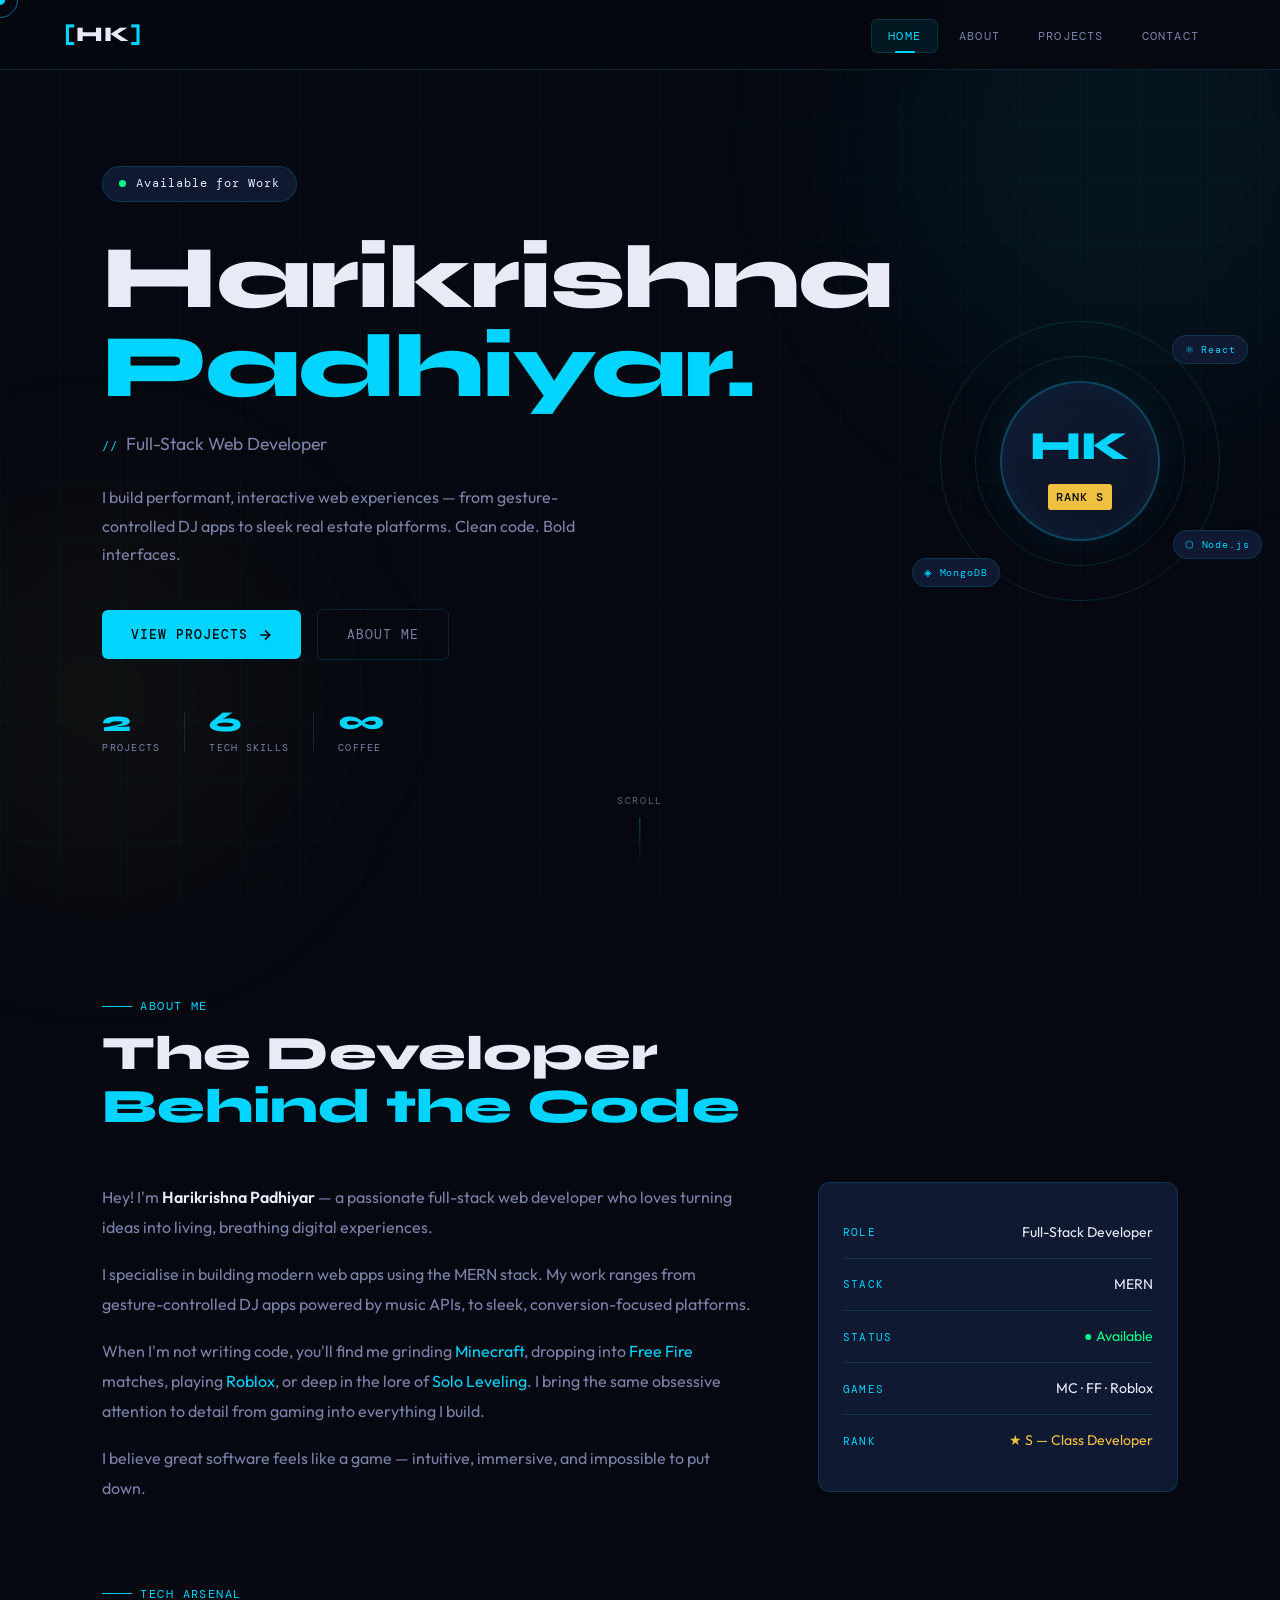
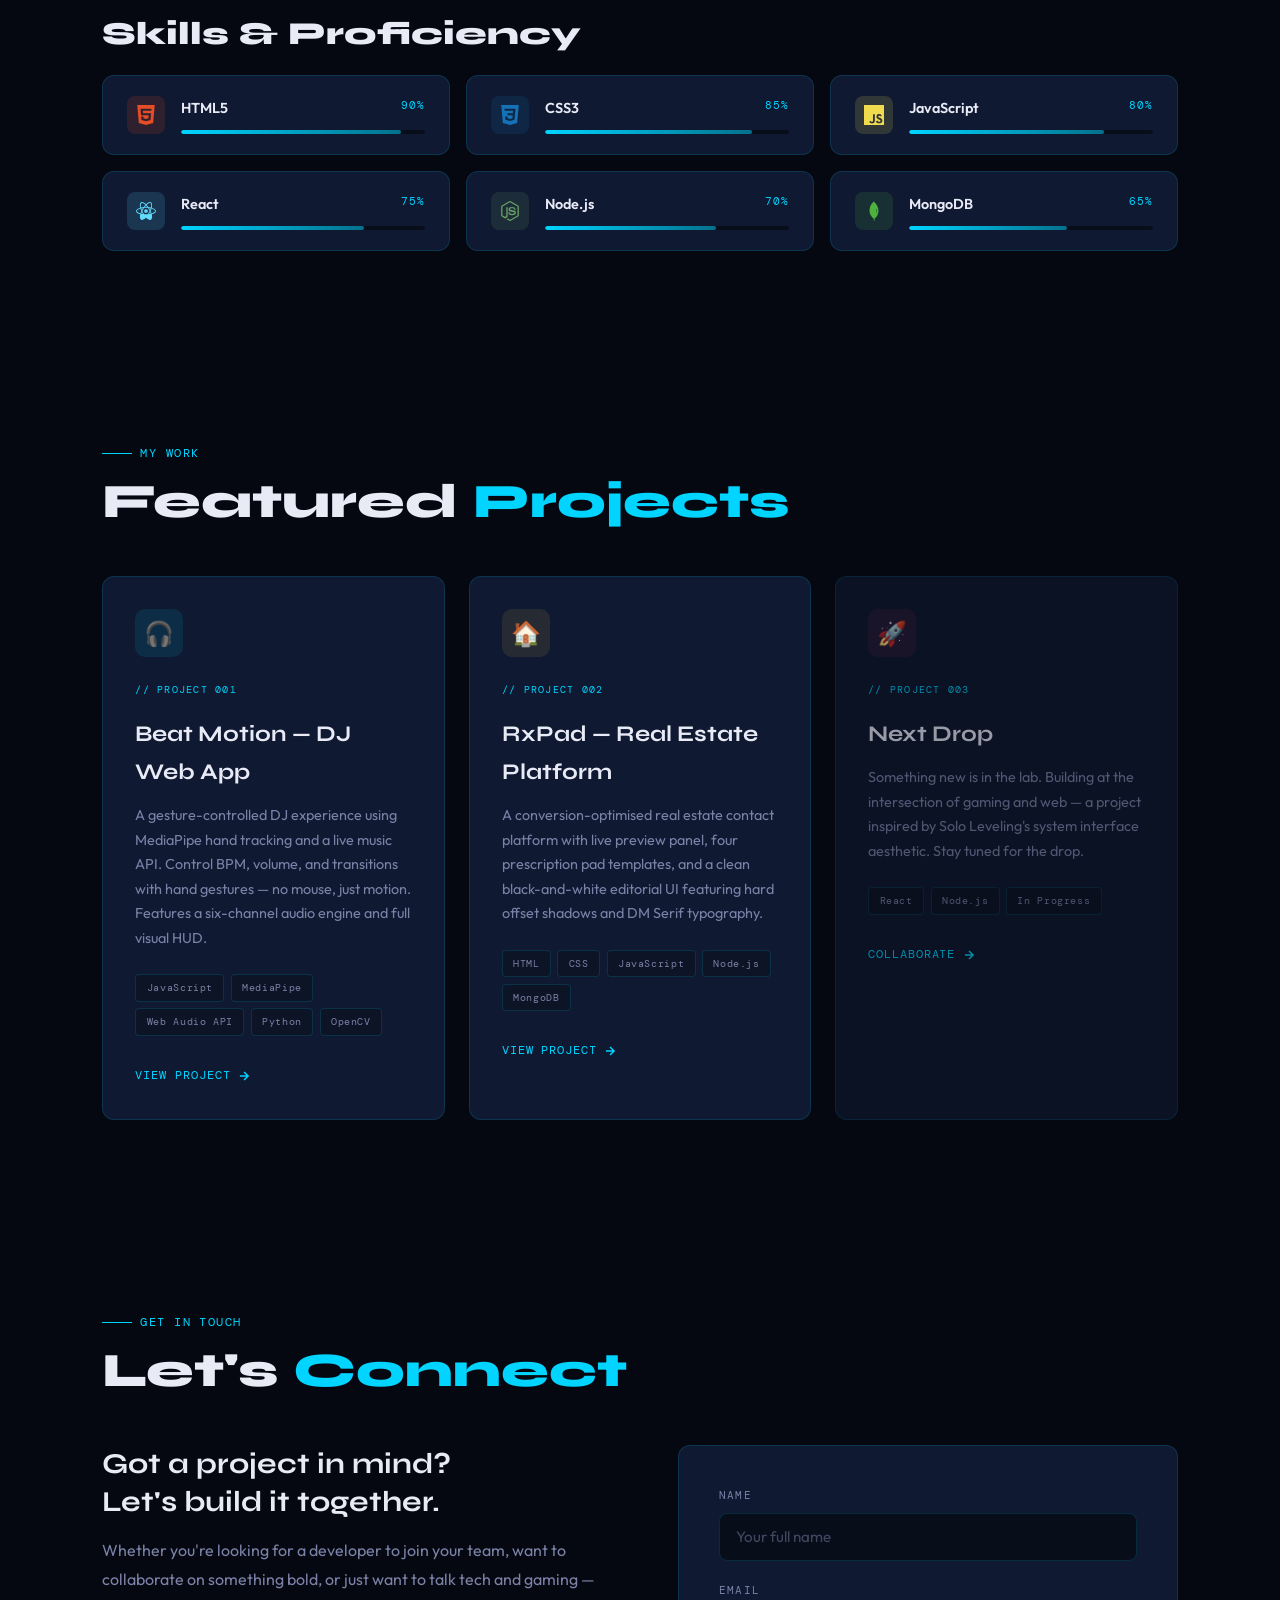
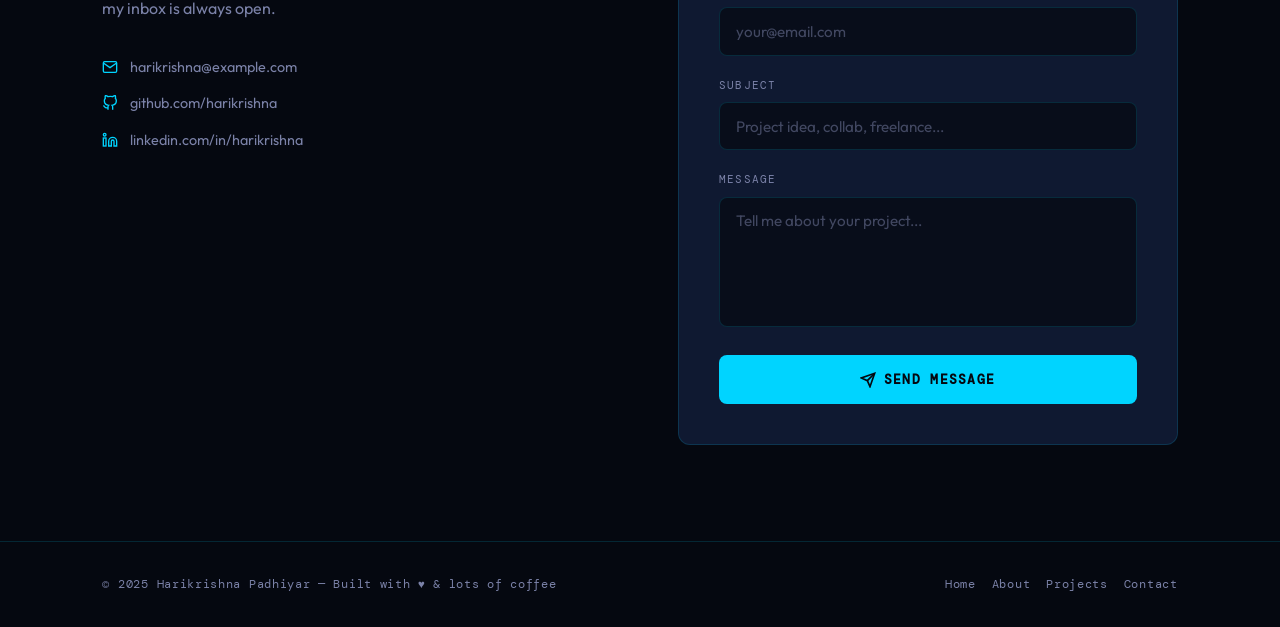
<file: index.html>
<!DOCTYPE html>
<html lang="en">
<head>
  <meta charset="UTF-8"/>
  <meta name="viewport" content="width=device-width, initial-scale=1.0"/>
  <title>Harikrishna Padhiyar — Portfolio</title>
  <link rel="preconnect" href="https://fonts.googleapis.com"/>
  <link href="https://fonts.googleapis.com/css2?family=Syne:wght@400;600;700;800&family=DM+Mono:wght@300;400;500&family=Outfit:wght@300;400;500;600&display=swap" rel="stylesheet"/>
  <link rel="stylesheet" href="style.css"/>
</head>
<body>

  <!-- Custom Cursor -->
  <div class="cursor" id="cursor"></div>
  <div class="cursor-ring" id="cursorRing"></div>

  <!-- Background -->
  <div class="grid-overlay"></div>
  <div class="glow-orb glow-1"></div>
  <div class="glow-orb glow-2"></div>

  <!-- ══════════════════════════════════════
       NAVBAR
  ══════════════════════════════════════ -->
  <nav class="navbar">
    <a href="#home" class="nav-logo">
      <span class="logo-bracket">[</span>HK<span class="logo-bracket">]</span>
    </a>
    <ul class="nav-links" id="navLinks">
      <li><a href="#home"     class="nav-link active" data-section="home">Home</a></li>
      <li><a href="#about"    class="nav-link"        data-section="about">About</a></li>
      <li><a href="#projects" class="nav-link"        data-section="projects">Projects</a></li>
      <li><a href="#contact"  class="nav-link"        data-section="contact">Contact</a></li>
    </ul>
    <button class="nav-toggle" id="navToggle" aria-label="Toggle menu">
      <span></span><span></span><span></span>
    </button>
  </nav>

  <!-- ══════════════════════════════════════
       PAGE 1 — HOME
  ══════════════════════════════════════ -->
  <section id="home">

    <div class="hero-content">
      <div class="hero-tag reveal">
        <span class="tag-dot"></span>
        <span class="mono-text">Available for Work</span>
      </div>

      <h1 class="hero-name reveal" style="transition-delay:0.1s">
        <span>Harikrishna</span>
        <span class="accent-name">Padhiyar.</span>
      </h1>

      <p class="hero-title reveal" style="transition-delay:0.15s">
        <span class="mono-text cyan-text">// </span>Full-Stack Web Developer
      </p>

      <p class="hero-desc reveal" style="transition-delay:0.2s">
        I build performant, interactive web experiences — from gesture-controlled DJ apps to sleek real estate platforms. Clean code. Bold interfaces.
      </p>

      <div class="hero-cta reveal" style="transition-delay:0.25s">
        <a href="#projects" class="btn-primary">
          View Projects
          <svg width="16" height="16" viewBox="0 0 24 24" fill="none" stroke="currentColor" stroke-width="2.5"><path d="M5 12h14M12 5l7 7-7 7"/></svg>
        </a>
        <a href="#about" class="btn-ghost">About Me</a>
      </div>

      <div class="hero-stats reveal" style="transition-delay:0.3s">
        <div class="stat">
          <span class="stat-num" data-count="2">0</span>
          <span class="stat-label">Projects</span>
        </div>
        <div class="stat-divider"></div>
        <div class="stat">
          <span class="stat-num" data-count="6">0</span>
          <span class="stat-label">Tech Skills</span>
        </div>
        <div class="stat-divider"></div>
        <div class="stat">
          <span class="stat-num">∞</span>
          <span class="stat-label">Coffee</span>
        </div>
      </div>
    </div>

    <!-- Hero Avatar -->
    <div class="hero-visual reveal" style="transition-delay:0.2s">
      <div class="profile-frame">
        <div class="profile-ring ring-outer"></div>
        <div class="profile-ring ring-inner"></div>
        <div class="profile-avatar">
          <span class="avatar-initials">HK</span>
          <div class="avatar-badge"><span class="mono-text">RANK S</span></div>
        </div>
        <div class="floating-tag tag-react">⚛ React</div>
        <div class="floating-tag tag-node">⬡ Node.js</div>
        <div class="floating-tag tag-mongo">◈ MongoDB</div>
      </div>
    </div>

    <div class="scroll-hint">
      <span>scroll</span>
      <div class="scroll-line"></div>
    </div>
  </section>

  <!-- ══════════════════════════════════════
       PAGE 2 — ABOUT
  ══════════════════════════════════════ -->
  <section id="about">
    <p class="page-label reveal">About Me</p>
    <h2 class="section-title reveal">The Developer<br/><span class="accent-name">Behind the Code</span></h2>

    <div class="about-inner">
      <div class="about-text reveal">
        <p>Hey! I'm <strong>Harikrishna Padhiyar</strong> — a passionate full-stack web developer who loves turning ideas into living, breathing digital experiences.</p>
        <p>I specialise in building modern web apps using the MERN stack. My work ranges from gesture-controlled DJ apps powered by music APIs, to sleek, conversion-focused platforms.</p>
        <p>When I'm not writing code, you'll find me grinding <span class="cyan-text">Minecraft</span>, dropping into <span class="cyan-text">Free Fire</span> matches, playing <span class="cyan-text">Roblox</span>, or deep in the lore of <span class="cyan-text">Solo Leveling</span>. I bring the same obsessive attention to detail from gaming into everything I build.</p>
        <p>I believe great software feels like a game — intuitive, immersive, and impossible to put down.</p>
      </div>

      <div class="info-card reveal" style="transition-delay:0.1s">
        <div class="info-row">
          <span class="mono-text cyan-text">ROLE</span>
          <span>Full-Stack Developer</span>
        </div>
        <div class="info-row">
          <span class="mono-text cyan-text">STACK</span>
          <span>MERN</span>
        </div>
        <div class="info-row">
          <span class="mono-text cyan-text">STATUS</span>
          <span class="status-active">● Available</span>
        </div>
        <div class="info-row">
          <span class="mono-text cyan-text">GAMES</span>
          <span>MC · FF · Roblox</span>
        </div>
        <div class="info-row">
          <span class="mono-text cyan-text">RANK</span>
          <span class="gold-text">★ S — Class Developer</span>
        </div>
      </div>
    </div>

    <!-- Skills Grid -->
    <p class="page-label reveal" style="margin-top:3rem">Tech Arsenal</p>
    <h3 class="section-title reveal" style="font-size:clamp(1.5rem,3vw,2rem);margin-bottom:1.5rem">Skills &amp; Proficiency</h3>

    <div class="skills-grid">

      <div class="skill-card reveal">
        <div class="skill-icon html-icon">
          <svg viewBox="0 0 24 24" fill="currentColor"><path d="M1.5 0h21l-1.91 21.563L11.977 24l-8.564-2.438L1.5 0zm7.031 9.75l-.232-2.718 10.059.003.23-2.622L5.412 4.41l.698 8.01h9.126l-.326 3.426-2.91.804-2.955-.81-.188-2.11H6.248l.33 4.171L12 19.351l5.379-1.443.744-8.157H8.531z"/></svg>
        </div>
        <div class="skill-info">
          <div class="skill-top"><span class="skill-name">HTML5</span><span class="skill-pct mono-text">90%</span></div>
          <div class="skill-bar-track"><div class="skill-bar-fill" style="--pct:90%"></div></div>
        </div>
      </div>

      <div class="skill-card reveal" style="transition-delay:0.05s">
        <div class="skill-icon css-icon">
          <svg viewBox="0 0 24 24" fill="currentColor"><path d="M1.5 0h21l-1.91 21.563L11.977 24l-8.565-2.438L1.5 0zm17.09 4.413L5.41 4.41l.213 2.622 10.125.002-.255 2.716h-6.64l.24 2.573h6.182l-.366 3.523-2.91.804-2.956-.81-.188-2.11h-2.61l.29 3.855L12 19.288l5.373-1.53L18.59 4.413z"/></svg>
        </div>
        <div class="skill-info">
          <div class="skill-top"><span class="skill-name">CSS3</span><span class="skill-pct mono-text">85%</span></div>
          <div class="skill-bar-track"><div class="skill-bar-fill" style="--pct:85%"></div></div>
        </div>
      </div>

      <div class="skill-card reveal" style="transition-delay:0.1s">
        <div class="skill-icon js-icon">
          <svg viewBox="0 0 24 24" fill="currentColor"><path d="M0 0h24v24H0V0zm22.034 18.276c-.175-1.095-.888-2.015-3.003-2.873-.736-.345-1.554-.585-1.797-1.14-.091-.33-.105-.51-.046-.705.15-.646.915-.84 1.515-.66.39.12.75.42.976.9 1.034-.676 1.034-.676 1.755-1.125-.27-.42-.404-.601-.586-.78-.63-.705-1.469-1.065-2.834-1.034l-.705.089c-.676.165-1.32.525-1.71 1.005-1.14 1.291-.811 3.541.569 4.471 1.365 1.02 3.361 1.244 3.616 2.205.24 1.17-.87 1.545-1.966 1.41-.811-.18-1.26-.586-1.755-1.336l-1.83 1.051c.21.48.45.689.81 1.109 1.74 1.756 6.09 1.666 6.871-1.004.029-.09.24-.705.074-1.65l.046.067zm-8.983-7.245h-2.248c0 1.938-.009 3.864-.009 5.805 0 1.232.063 2.363-.138 2.711-.33.689-1.18.601-1.566.48-.396-.196-.597-.466-.83-.855-.063-.105-.11-.196-.127-.196l-1.825 1.125c.305.63.75 1.172 1.324 1.517.855.51 2.004.675 3.207.405.783-.226 1.458-.691 1.811-1.411.51-.93.402-2.07.397-3.346.012-2.054 0-4.109 0-6.179l.004-.056z"/></svg>
        </div>
        <div class="skill-info">
          <div class="skill-top"><span class="skill-name">JavaScript</span><span class="skill-pct mono-text">80%</span></div>
          <div class="skill-bar-track"><div class="skill-bar-fill" style="--pct:80%"></div></div>
        </div>
      </div>

      <div class="skill-card reveal" style="transition-delay:0.15s">
        <div class="skill-icon react-icon">
          <svg viewBox="0 0 24 24" fill="currentColor"><path d="M14.23 12.004a2.236 2.236 0 0 1-2.235 2.236 2.236 2.236 0 0 1-2.236-2.236 2.236 2.236 0 0 1 2.235-2.236 2.236 2.236 0 0 1 2.236 2.236zm2.648-10.69c-1.346 0-3.107.96-4.888 2.622-1.78-1.653-3.542-2.602-4.887-2.602-.41 0-.783.093-1.106.278-1.375.793-1.683 3.264-.973 6.365C1.98 8.917 0 10.42 0 12.004c0 1.59 1.99 3.097 5.043 4.03-.704 3.113-.39 5.588.988 6.38.32.187.69.275 1.102.275 1.345 0 3.107-.96 4.888-2.624 1.78 1.654 3.542 2.603 4.887 2.603.41 0 .783-.09 1.106-.275 1.374-.792 1.683-3.263.973-6.365C22.02 15.096 24 13.59 24 12.004c0-1.59-1.99-3.097-5.043-4.032.704-3.11.39-5.587-.988-6.38a2.45 2.45 0 0 0-1.092-.278zm-.005 1.09c.225 0 .406.044.558.127.666.382.955 1.835.73 3.704-.054.46-.142.945-.25 1.44a25 25 0 0 0-3.107-.534 25 25 0 0 0-2.035-2.447c1.592-1.48 3.087-2.292 4.104-2.292zm-9.77.02c1.012 0 2.514.808 4.11 2.28a25 25 0 0 0-2.02 2.442 25 25 0 0 0-3.113.538c-.112-.49-.195-.964-.254-1.42-.23-1.868.054-3.32.714-3.707a1.2 1.2 0 0 1 .563-.132zm4.882 3.05c.455.467.91.992 1.36 1.564-.44-.02-.89-.034-1.345-.034-.46 0-.915.01-1.36.034.44-.572.895-1.096 1.345-1.565zM12 8.1c.74 0 1.477.034 2.202.093.406.582.802 1.203 1.183 1.86.372.64.71 1.29 1.018 1.946-.308.655-.646 1.31-1.013 1.95-.38.66-.773 1.288-1.18 1.87a25 25 0 0 1-2.21.098c-.74 0-1.477-.035-2.202-.093a25 25 0 0 1-1.183-1.86 25 25 0 0 1-1.018-1.946c.303-.657.646-1.313 1.013-1.954.38-.66.773-1.286 1.18-1.868A25 25 0 0 1 12 8.1zm-3.635.254c-.24.377-.48.763-.704 1.16-.225.39-.435.782-.635 1.174-.265-.656-.49-1.31-.676-1.947a22 22 0 0 1 2.015-.387zm7.26 0c.695.103 1.365.23 2.006.387-.18.632-.405 1.282-.66 1.933-.2-.39-.41-.783-.64-1.174a22 22 0 0 0-.705-1.146zm3.063.675c.484.15.944.317 1.375.498 1.732.74 2.852 1.706 2.852 2.476-.005.768-1.125 1.74-2.857 2.475-.42.18-.88.342-1.355.493a25 25 0 0 0-1.1-2.98c.45-1.017.81-2.01 1.085-2.962zm-13.395.004c.278.96.645 1.957 1.1 2.98-.45 1.017-.812 2.01-1.086 2.964-.484-.15-.944-.318-1.37-.5-1.732-.737-2.852-1.706-2.852-2.474 0-.768 1.12-1.742 2.852-2.476.42-.18.88-.342 1.356-.494zm11.678 4.28c.265.657.49 1.312.676 1.948a22 22 0 0 1-2.016.39c.24-.375.48-.762.705-1.158.225-.39.435-.788.636-1.18zm-9.945.02c.2.392.41.783.64 1.175.23.39.465.772.705 1.143a22 22 0 0 1-2.006-.386c.18-.63.406-1.282.66-1.933z"/></svg>
        </div>
        <div class="skill-info">
          <div class="skill-top"><span class="skill-name">React</span><span class="skill-pct mono-text">75%</span></div>
          <div class="skill-bar-track"><div class="skill-bar-fill" style="--pct:75%"></div></div>
        </div>
      </div>

      <div class="skill-card reveal" style="transition-delay:0.2s">
        <div class="skill-icon node-icon">
          <svg viewBox="0 0 24 24" fill="currentColor"><path d="M11.998 24c-.321 0-.641-.084-.924-.247l-2.938-1.737c-.438-.245-.224-.332-.08-.383.585-.203.703-.25 1.328-.605.065-.036.151-.023.218.015l2.256 1.338c.082.045.197.045.272 0l8.795-5.076c.082-.047.134-.141.134-.238V6.921c0-.099-.053-.19-.137-.24l-8.791-5.072c-.081-.047-.19-.047-.271 0L3.066 6.68c-.086.05-.14.141-.14.24v10.15c0 .097.054.189.137.236l2.408 1.389c1.307.654 2.108-.116 2.108-.891V7.787c0-.142.114-.253.256-.253h1.115c.139 0 .255.111.255.253v10.021c0 1.745-.95 2.745-2.604 2.745-.508 0-.909 0-2.026-.551L2.28 18.675c-.57-.329-.924-.943-.924-1.599V6.921c0-.658.354-1.271.924-1.599L11.073.249a1.902 1.902 0 0 1 1.852 0l8.795 5.073c.57.329.924.942.924 1.599v10.155c0 .657-.354 1.27-.924 1.599l-8.795 5.076c-.282.163-.602.247-.927.247zm2.719-6.988c-3.855 0-4.662-1.77-4.662-3.253 0-.142.114-.253.256-.253h1.138c.126 0 .232.091.252.215.173 1.161.687 1.746 3.016 1.746 1.857 0 2.648-.42 2.648-1.405 0-.567-.225-.988-3.107-1.271-2.41-.238-3.901-.77-3.901-2.696 0-1.775 1.497-2.834 4.005-2.834 2.818 0 4.212.977 4.384 3.077a.254.254 0 0 1-.065.198.253.253 0 0 1-.189.083h-1.142a.253.253 0 0 1-.245-.196c-.274-1.217-.939-1.608-2.743-1.608-2.02 0-2.254.703-2.254 1.228 0 .638.277.824 3.012 1.185 2.706.357 3.996.862 3.996 2.772-.003 1.917-1.598 3.012-4.398 3.012z"/></svg>
        </div>
        <div class="skill-info">
          <div class="skill-top"><span class="skill-name">Node.js</span><span class="skill-pct mono-text">70%</span></div>
          <div class="skill-bar-track"><div class="skill-bar-fill" style="--pct:70%"></div></div>
        </div>
      </div>

      <div class="skill-card reveal" style="transition-delay:0.25s">
        <div class="skill-icon mongo-icon">
          <svg viewBox="0 0 24 24" fill="currentColor"><path d="M17.193 9.555c-1.264-5.58-4.252-7.414-4.573-8.115-.28-.394-.53-.954-.735-1.44-.036.495-.055.685-.523 1.184-.723.566-4.438 3.682-4.74 10.02-.282 5.912 4.27 9.435 4.888 9.884l.07.05A73 73 0 0 1 11.91 24h.481c.114-1.032.284-2.056.51-3.07.417-.296 5.352-3.823 4.292-11.375zm-2.6 1.033c.17-.558.498-1.033.927-1.39-1.33 4.197.48 7.476.48 7.476-1.027-1.408-1.658-3.79-1.407-6.086z"/></svg>
        </div>
        <div class="skill-info">
          <div class="skill-top"><span class="skill-name">MongoDB</span><span class="skill-pct mono-text">65%</span></div>
          <div class="skill-bar-track"><div class="skill-bar-fill" style="--pct:65%"></div></div>
        </div>
      </div>

    </div>
  </section>

  <!-- ══════════════════════════════════════
       PAGE 3 — PROJECTS
  ══════════════════════════════════════ -->
  <section id="projects">
    <p class="page-label reveal">My Work</p>
    <h2 class="section-title reveal">Featured <span class="accent-name">Projects</span></h2>

    <div class="projects-grid">

      <div class="project-card reveal">
        <div class="project-icon icon-dj">🎧</div>
        <span class="project-num mono-text">// PROJECT 001</span>
        <h3 class="project-title">Beat Motion — DJ Web App</h3>
        <p class="project-desc">A gesture-controlled DJ experience using MediaPipe hand tracking and a live music API. Control BPM, volume, and transitions with hand gestures — no mouse, just motion. Features a six-channel audio engine and full visual HUD.</p>
        <div class="project-tags">
          <span class="tag">JavaScript</span>
          <span class="tag">MediaPipe</span>
          <span class="tag">Web Audio API</span>
          <span class="tag">Python</span>
          <span class="tag">OpenCV</span>
        </div>
        <a href="#" class="project-link">
          View Project
          <svg width="14" height="14" viewBox="0 0 24 24" fill="none" stroke="currentColor" stroke-width="2.5"><path d="M5 12h14M12 5l7 7-7 7"/></svg>
        </a>
      </div>

      <div class="project-card reveal" style="transition-delay:0.1s">
        <div class="project-icon icon-house">🏠</div>
        <span class="project-num mono-text">// PROJECT 002</span>
        <h3 class="project-title">RxPad — Real Estate Platform</h3>
        <p class="project-desc">A conversion-optimised real estate contact platform with live preview panel, four prescription pad templates, and a clean black-and-white editorial UI featuring hard offset shadows and DM Serif typography.</p>
        <div class="project-tags">
          <span class="tag">HTML</span>
          <span class="tag">CSS</span>
          <span class="tag">JavaScript</span>
          <span class="tag">Node.js</span>
          <span class="tag">MongoDB</span>
        </div>
        <a href="#" class="project-link">
          View Project
          <svg width="14" height="14" viewBox="0 0 24 24" fill="none" stroke="currentColor" stroke-width="2.5"><path d="M5 12h14M12 5l7 7-7 7"/></svg>
        </a>
      </div>

      <div class="project-card reveal" style="transition-delay:0.2s; opacity:0.65">
        <div class="project-icon" style="background:rgba(255,64,96,0.1);font-size:1.5rem">🚀</div>
        <span class="project-num mono-text">// PROJECT 003</span>
        <h3 class="project-title">Next Drop</h3>
        <p class="project-desc">Something new is in the lab. Building at the intersection of gaming and web — a project inspired by Solo Leveling's system interface aesthetic. Stay tuned for the drop.</p>
        <div class="project-tags">
          <span class="tag">React</span>
          <span class="tag">Node.js</span>
          <span class="tag">In Progress</span>
        </div>
        <a href="#contact" class="project-link">
          Collaborate
          <svg width="14" height="14" viewBox="0 0 24 24" fill="none" stroke="currentColor" stroke-width="2.5"><path d="M5 12h14M12 5l7 7-7 7"/></svg>
        </a>
      </div>

    </div>
  </section>

  <!-- ══════════════════════════════════════
       PAGE 4 — CONTACT
  ══════════════════════════════════════ -->
  <section id="contact">
    <p class="page-label reveal">Get In Touch</p>
    <h2 class="section-title reveal">Let's <span class="accent-name">Connect</span></h2>

    <div class="contact-inner">

      <div class="contact-info reveal">
        <h3>Got a project in mind?<br/>Let's build it together.</h3>
        <p>Whether you're looking for a developer to join your team, want to collaborate on something bold, or just want to talk tech and gaming — my inbox is always open.</p>
        <div class="contact-items">
          <div class="contact-item">
            <svg viewBox="0 0 24 24" fill="none" stroke="currentColor" stroke-width="2"><path d="M4 4h16c1.1 0 2 .9 2 2v12c0 1.1-.9 2-2 2H4c-1.1 0-2-.9-2-2V6c0-1.1.9-2 2-2z"/><polyline points="22,6 12,13 2,6"/></svg>
            <span>harikrishna@example.com</span>
          </div>
          <div class="contact-item">
            <svg viewBox="0 0 24 24" fill="none" stroke="currentColor" stroke-width="2"><path d="M9 19c-5 1.5-5-2.5-7-3m14 6v-3.87a3.37 3.37 0 0 0-.94-2.61c3.14-.35 6.44-1.54 6.44-7A5.44 5.44 0 0 0 20 4.77 5.07 5.07 0 0 0 19.91 1S18.73.65 16 2.48a13.38 13.38 0 0 0-7 0C6.27.65 5.09 1 5.09 1A5.07 5.07 0 0 0 5 4.77a5.44 5.44 0 0 0-1.5 3.78c0 5.42 3.3 6.61 6.44 7A3.37 3.37 0 0 0 9 18.13V22"/></svg>
            <span>github.com/harikrishna</span>
          </div>
          <div class="contact-item">
            <svg viewBox="0 0 24 24" fill="none" stroke="currentColor" stroke-width="2"><path d="M16 8a6 6 0 0 1 6 6v7h-4v-7a2 2 0 0 0-2-2 2 2 0 0 0-2 2v7h-4v-7a6 6 0 0 1 6-6z"/><rect x="2" y="9" width="4" height="12"/><circle cx="4" cy="4" r="2"/></svg>
            <span>linkedin.com/in/harikrishna</span>
          </div>
        </div>
      </div>

      <form class="contact-form reveal" id="contactForm" style="transition-delay:0.1s" novalidate>
        <div class="form-group">
          <label class="form-label" for="name">Name</label>
          <input class="form-input" type="text" id="name" name="name" placeholder="Your full name" autocomplete="off"/>
        </div>
        <div class="form-group">
          <label class="form-label" for="email">Email</label>
          <input class="form-input" type="email" id="email" name="email" placeholder="your@email.com" autocomplete="off"/>
        </div>
        <div class="form-group">
          <label class="form-label" for="subject">Subject</label>
          <input class="form-input" type="text" id="subject" name="subject" placeholder="Project idea, collab, freelance..." autocomplete="off"/>
        </div>
        <div class="form-group">
          <label class="form-label" for="message">Message</label>
          <textarea class="form-textarea" id="message" name="message" placeholder="Tell me about your project..."></textarea>
        </div>
        <button type="submit" class="btn-submit" id="submitBtn">
          <svg width="16" height="16" viewBox="0 0 24 24" fill="none" stroke="currentColor" stroke-width="2.5"><line x1="22" y1="2" x2="11" y2="13"/><polygon points="22 2 15 22 11 13 2 9 22 2"/></svg>
          Send Message
        </button>
        <div class="form-message" id="formMsg"></div>
      </form>

    </div>
  </section>

  <!-- FOOTER -->
  <footer class="footer">
    <p class="footer-text">
      <span class="mono-text">©</span> 2025 Harikrishna Padhiyar — Built with ♥ &amp; lots of coffee
    </p>
    <div class="footer-links">
      <a href="#home" class="footer-link">Home</a>
      <a href="#about" class="footer-link">About</a>
      <a href="#projects" class="footer-link">Projects</a>
      <a href="#contact" class="footer-link">Contact</a>
    </div>
  </footer>

  <!-- ══════════════════════════════════════
       JAVASCRIPT
  ══════════════════════════════════════ -->
  <script>
  // ─── CUSTOM CURSOR ───
  const cursor     = document.getElementById('cursor');
  const cursorRing = document.getElementById('cursorRing');
  let mx = 0, my = 0, rx = 0, ry = 0;

  document.addEventListener('mousemove', e => { mx = e.clientX; my = e.clientY; });

  (function animateCursor() {
    rx += (mx - rx) * 0.15;
    ry += (my - ry) * 0.15;
    cursor.style.left     = mx + 'px';
    cursor.style.top      = my + 'px';
    cursorRing.style.left = rx + 'px';
    cursorRing.style.top  = ry + 'px';
    requestAnimationFrame(animateCursor);
  })();

  document.querySelectorAll('a, button, .project-card, .skill-card').forEach(el => {
    el.addEventListener('mouseenter', () => {
      cursor.style.width      = '16px';
      cursor.style.height     = '16px';
      cursorRing.style.width  = '52px';
      cursorRing.style.height = '52px';
      cursorRing.style.opacity = '0.9';
    });
    el.addEventListener('mouseleave', () => {
      cursor.style.width      = '10px';
      cursor.style.height     = '10px';
      cursorRing.style.width  = '36px';
      cursorRing.style.height = '36px';
      cursorRing.style.opacity = '0.5';
    });
  });

  // ─── MOBILE NAV TOGGLE ───
  const navToggle = document.getElementById('navToggle');
  const navLinks  = document.getElementById('navLinks');

  navToggle.addEventListener('click', () => {
    navToggle.classList.toggle('open');
    navLinks.classList.toggle('open');
  });

  // Close nav when a link is clicked
  navLinks.querySelectorAll('.nav-link').forEach(link => {
    link.addEventListener('click', () => {
      navToggle.classList.remove('open');
      navLinks.classList.remove('open');
    });
  });

  // ─── ACTIVE NAV LINK ON SCROLL ───
  const sections = document.querySelectorAll('section[id]');
  const navItems = document.querySelectorAll('.nav-link[data-section]');

  const sectionObserver = new IntersectionObserver(entries => {
    entries.forEach(entry => {
      if (entry.isIntersecting) {
        navItems.forEach(l => l.classList.remove('active'));
        const active = document.querySelector(`.nav-link[data-section="${entry.target.id}"]`);
        if (active) active.classList.add('active');
      }
    });
  }, { threshold: 0.45 });

  sections.forEach(s => sectionObserver.observe(s));

  // ─── SCROLL REVEAL ───
  const revealEls = document.querySelectorAll('.reveal');

  const revealObserver = new IntersectionObserver(entries => {
    entries.forEach(entry => {
      if (entry.isIntersecting) {
        entry.target.classList.add('visible');
        // Animate skill bars when they appear
        const bar = entry.target.querySelector('.skill-bar-fill');
        if (bar) {
          setTimeout(() => bar.classList.add('animate'), 200);
        }
      }
    });
  }, { threshold: 0.15 });

  revealEls.forEach(el => revealObserver.observe(el));

  // ─── COUNT-UP ANIMATION ───
  function countUp(el, target, duration) {
    const start = performance.now();
    (function step(now) {
      const progress = Math.min((now - start) / duration, 1);
      el.textContent = Math.floor(progress * target);
      if (progress < 1) requestAnimationFrame(step);
      else el.textContent = target;
    })(start);
  }

  const countEls = document.querySelectorAll('[data-count]');
  const countObserver = new IntersectionObserver(entries => {
    entries.forEach(entry => {
      if (entry.isIntersecting) {
        countUp(entry.target, +entry.target.dataset.count, 1200);
        countObserver.unobserve(entry.target);
      }
    });
  }, { threshold: 0.5 });

  countEls.forEach(el => countObserver.observe(el));

  // ─── SMOOTH SCROLL FOR ANCHOR LINKS ───
  document.querySelectorAll('a[href^="#"]').forEach(anchor => {
    anchor.addEventListener('click', function(e) {
      const target = document.querySelector(this.getAttribute('href'));
      if (target) {
        e.preventDefault();
        target.scrollIntoView({ behavior: 'smooth' });
      }
    });
  });

  // ─── CONTACT FORM VALIDATION ───
  const form      = document.getElementById('contactForm');
  const formMsg   = document.getElementById('formMsg');
  const submitBtn = document.getElementById('submitBtn');

  form.addEventListener('submit', function(e) {
    e.preventDefault();

    const nameEl    = document.getElementById('name');
    const emailEl   = document.getElementById('email');
    const messageEl = document.getElementById('message');

    // Clear previous states
    [nameEl, emailEl, messageEl].forEach(f => f.classList.remove('invalid'));
    formMsg.className   = 'form-message';
    formMsg.textContent = '';

    let valid = true;
    const emailRegex = /^[^\s@]+@[^\s@]+\.[^\s@]+$/;

    if (!nameEl.value.trim()) {
      nameEl.classList.add('invalid'); valid = false;
    }
    if (!emailEl.value.trim() || !emailRegex.test(emailEl.value.trim())) {
      emailEl.classList.add('invalid'); valid = false;
    }
    if (!messageEl.value.trim() || messageEl.value.trim().length < 10) {
      messageEl.classList.add('invalid'); valid = false;
    }

    if (!valid) {
      formMsg.className   = 'form-message error';
      formMsg.textContent = '✗  Please fill in all required fields correctly.';
      return;
    }

    // Simulate send
    submitBtn.textContent = 'Sending...';
    submitBtn.disabled = true;

    setTimeout(() => {
      formMsg.className   = 'form-message success';
      formMsg.textContent = "✓  Message sent! I'll get back to you soon.";
      form.reset();
      submitBtn.innerHTML = `
        <svg width="16" height="16" viewBox="0 0 24 24" fill="none" stroke="currentColor" stroke-width="2.5">
          <line x1="22" y1="2" x2="11" y2="13"/>
          <polygon points="22 2 15 22 11 13 2 9 22 2"/>
        </svg>
        Send Message`;
      submitBtn.disabled = false;
    }, 1500);
  });
  </script>

</body>
</html>
</file>
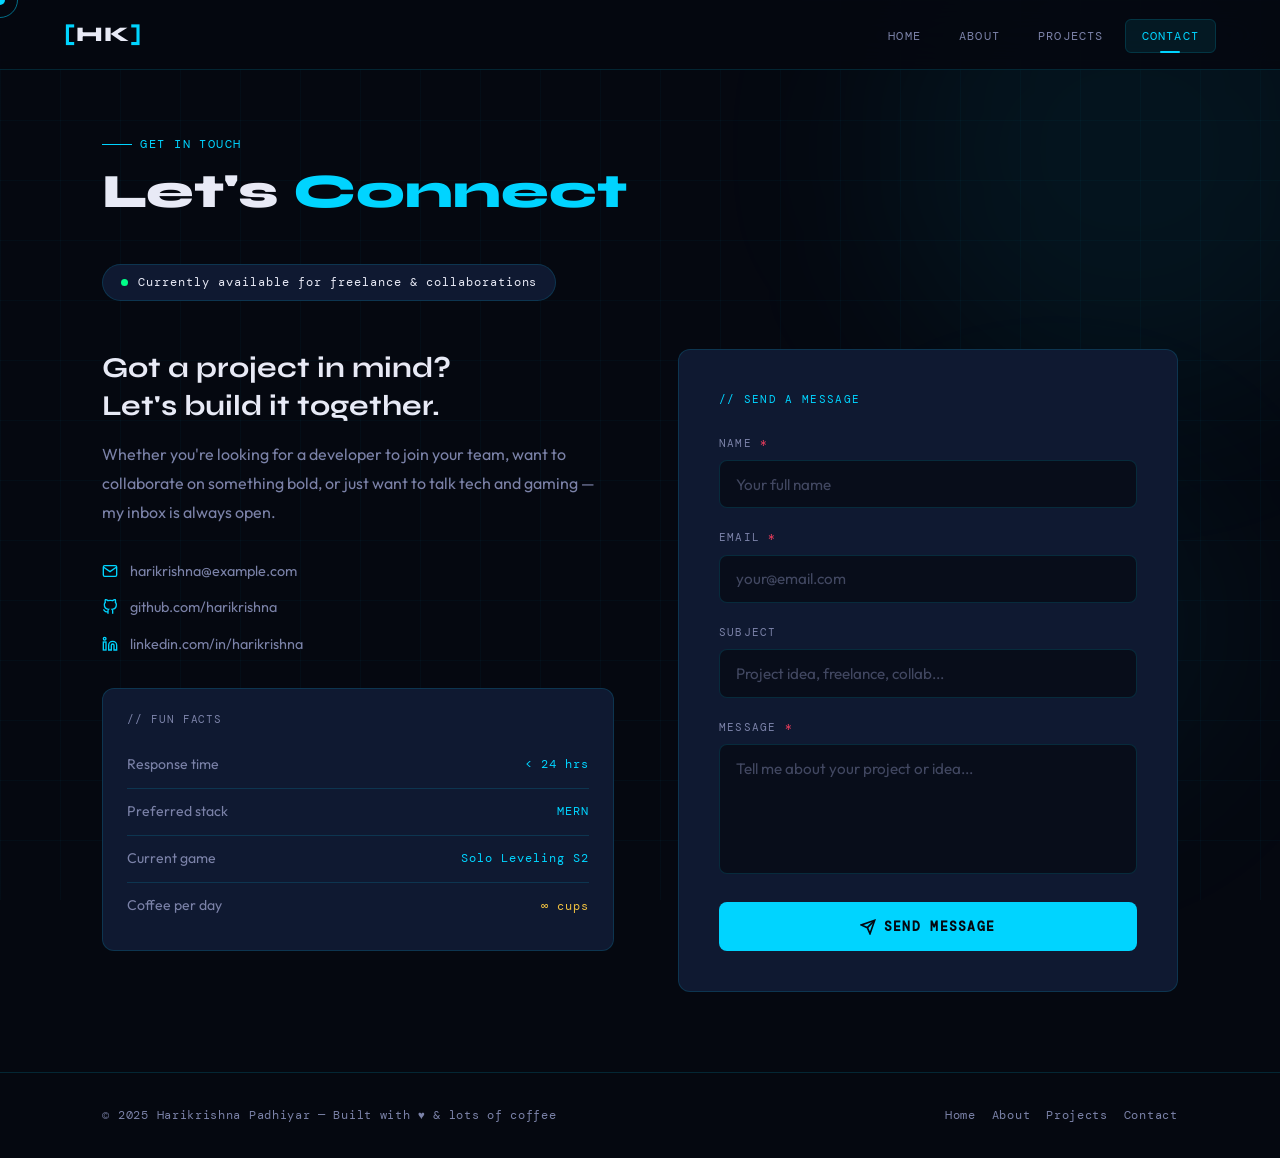
<file: contact.html>
<!DOCTYPE html>
<html lang="en">
<head>
  <meta charset="UTF-8"/>
  <meta name="viewport" content="width=device-width, initial-scale=1.0"/>
  <title>Contact — Harikrishna Padhiyar</title>
  <link rel="preconnect" href="https://fonts.googleapis.com"/>
  <link href="https://fonts.googleapis.com/css2?family=Syne:wght@400;600;700;800&family=DM+Mono:wght@300;400;500&family=Outfit:wght@300;400;500;600&display=swap" rel="stylesheet"/>
  <link rel="stylesheet" href="style.css"/>
</head>
<body>

  <!-- Custom Cursor -->
  <div class="cursor" id="cursor"></div>
  <div class="cursor-ring" id="cursorRing"></div>

  <!-- Background -->
  <div class="grid-overlay"></div>
  <div class="glow-orb glow-1"></div>
  <div class="glow-orb glow-3"></div>

  <!-- ══════════════════════════════════════
       NAVBAR
  ══════════════════════════════════════ -->
  <nav class="navbar">
    <a href="index.html#home" class="nav-logo">
      <span class="logo-bracket">[</span>HK<span class="logo-bracket">]</span>
    </a>
    <ul class="nav-links" id="navLinks">
      <li><a href="index.html#home"     class="nav-link">Home</a></li>
      <li><a href="index.html#about"    class="nav-link">About</a></li>
      <li><a href="index.html#projects" class="nav-link">Projects</a></li>
      <li><a href="contact.html"        class="nav-link active">Contact</a></li>
    </ul>
    <button class="nav-toggle" id="navToggle" aria-label="Toggle menu">
      <span></span><span></span><span></span>
    </button>
  </nav>

  <!-- ══════════════════════════════════════
       CONTACT PAGE MAIN
  ══════════════════════════════════════ -->
  <main class="standalone-main">

    <!-- Header -->
    <p class="page-label reveal">Get In Touch</p>
    <h1 class="section-title reveal">Let's <span class="accent-name">Connect</span></h1>

    <!-- Availability Banner -->
    <div class="avail-banner reveal" style="transition-delay:0.1s">
      <span class="tag-dot"></span>
      <span class="mono-text">Currently available for freelance &amp; collaborations</span>
    </div>

    <!-- Contact Layout -->
    <div class="contact-inner" style="margin-top:3rem">

      <!-- Left: Info -->
      <div class="contact-info reveal">
        <h3>Got a project in mind?<br/>Let's build it together.</h3>
        <p>Whether you're looking for a developer to join your team, want to collaborate on something bold, or just want to talk tech and gaming — my inbox is always open.</p>

        <div class="contact-items">
          <div class="contact-item">
            <svg viewBox="0 0 24 24" fill="none" stroke="currentColor" stroke-width="2">
              <path d="M4 4h16c1.1 0 2 .9 2 2v12c0 1.1-.9 2-2 2H4c-1.1 0-2-.9-2-2V6c0-1.1.9-2 2-2z"/>
              <polyline points="22,6 12,13 2,6"/>
            </svg>
            <span>harikrishna@example.com</span>
          </div>
          <div class="contact-item">
            <svg viewBox="0 0 24 24" fill="none" stroke="currentColor" stroke-width="2">
              <path d="M9 19c-5 1.5-5-2.5-7-3m14 6v-3.87a3.37 3.37 0 0 0-.94-2.61c3.14-.35 6.44-1.54 6.44-7A5.44 5.44 0 0 0 20 4.77 5.07 5.07 0 0 0 19.91 1S18.73.65 16 2.48a13.38 13.38 0 0 0-7 0C6.27.65 5.09 1 5.09 1A5.07 5.07 0 0 0 5 4.77a5.44 5.44 0 0 0-1.5 3.78c0 5.42 3.3 6.61 6.44 7A3.37 3.37 0 0 0 9 18.13V22"/>
            </svg>
            <span>github.com/harikrishna</span>
          </div>
          <div class="contact-item">
            <svg viewBox="0 0 24 24" fill="none" stroke="currentColor" stroke-width="2">
              <path d="M16 8a6 6 0 0 1 6 6v7h-4v-7a2 2 0 0 0-2-2 2 2 0 0 0-2 2v7h-4v-7a6 6 0 0 1 6-6z"/>
              <rect x="2" y="9" width="4" height="12"/>
              <circle cx="4" cy="4" r="2"/>
            </svg>
            <span>linkedin.com/in/harikrishna</span>
          </div>
        </div>

        <!-- Fun Card -->
        <div class="fun-card reveal" style="margin-top:2rem;transition-delay:0.2s">
          <p class="mono-text cyan-text" style="font-size:0.7rem;margin-bottom:0.75rem">// FUN FACTS</p>
          <div class="fun-row">
            <span>Response time</span>
            <span class="cyan-text mono-text">&lt; 24 hrs</span>
          </div>
          <div class="fun-row">
            <span>Preferred stack</span>
            <span class="cyan-text mono-text">MERN</span>
          </div>
          <div class="fun-row">
            <span>Current game</span>
            <span class="cyan-text mono-text">Solo Leveling S2</span>
          </div>
          <div class="fun-row" style="border-bottom:none">
            <span>Coffee per day</span>
            <span class="gold-text mono-text">∞ cups</span>
          </div>
        </div>
      </div>

      <!-- Right: Form -->
      <form class="contact-form reveal" id="contactForm" style="transition-delay:0.15s" novalidate>
        <p class="mono-text cyan-text" style="font-size:0.7rem;letter-spacing:0.12em;margin-bottom:1.5rem">// SEND A MESSAGE</p>

        <div class="form-group">
          <label class="form-label" for="name">Name <span style="color:var(--red)">*</span></label>
          <input class="form-input" type="text" id="name" name="name" placeholder="Your full name" autocomplete="off"/>
        </div>

        <div class="form-group">
          <label class="form-label" for="email">Email <span style="color:var(--red)">*</span></label>
          <input class="form-input" type="email" id="email" name="email" placeholder="your@email.com" autocomplete="off"/>
        </div>

        <div class="form-group">
          <label class="form-label" for="subject">Subject</label>
          <input class="form-input" type="text" id="subject" name="subject" placeholder="Project idea, freelance, collab..." autocomplete="off"/>
        </div>

        <div class="form-group">
          <label class="form-label" for="message">Message <span style="color:var(--red)">*</span></label>
          <textarea class="form-textarea" id="message" name="message" placeholder="Tell me about your project or idea..."></textarea>
        </div>

        <button type="submit" class="btn-submit" id="submitBtn">
          <svg width="16" height="16" viewBox="0 0 24 24" fill="none" stroke="currentColor" stroke-width="2.5">
            <line x1="22" y1="2" x2="11" y2="13"/>
            <polygon points="22 2 15 22 11 13 2 9 22 2"/>
          </svg>
          Send Message
        </button>
        <div class="form-message" id="formMsg"></div>
      </form>

    </div>
  </main>

  <!-- FOOTER -->
  <footer class="footer">
    <p class="footer-text">
      <span class="mono-text">©</span> 2025 Harikrishna Padhiyar — Built with ♥ &amp; lots of coffee
    </p>
    <div class="footer-links">
      <a href="index.html#home"     class="footer-link">Home</a>
      <a href="index.html#about"    class="footer-link">About</a>
      <a href="index.html#projects" class="footer-link">Projects</a>
      <a href="contact.html"        class="footer-link">Contact</a>
    </div>
  </footer>

  <!-- Extra styles for contact.html only -->
  <style>
    .avail-banner {
      display: inline-flex; align-items: center; gap: 0.6rem;
      background: var(--surface); border: 1px solid var(--border);
      border-radius: 100px; padding: 0.45rem 1.1rem; margin-top: -1rem;
    }
    .fun-card {
      background: var(--surface); border: 1px solid var(--border);
      border-radius: var(--radius); padding: 1.25rem 1.5rem;
    }
    .fun-row {
      display: flex; justify-content: space-between; align-items: center;
      padding: 0.7rem 0; border-bottom: 1px solid var(--border);
      font-size: 0.88rem; color: var(--text-muted);
    }
  </style>

  <!-- ══════════════════════════════════════
       JAVASCRIPT
  ══════════════════════════════════════ -->
  <script>
  // ─── CUSTOM CURSOR ───
  const cursor     = document.getElementById('cursor');
  const cursorRing = document.getElementById('cursorRing');
  let mx = 0, my = 0, rx = 0, ry = 0;

  document.addEventListener('mousemove', e => { mx = e.clientX; my = e.clientY; });

  (function animateCursor() {
    rx += (mx - rx) * 0.15;
    ry += (my - ry) * 0.15;
    cursor.style.left     = mx + 'px';
    cursor.style.top      = my + 'px';
    cursorRing.style.left = rx + 'px';
    cursorRing.style.top  = ry + 'px';
    requestAnimationFrame(animateCursor);
  })();

  document.querySelectorAll('a, button').forEach(el => {
    el.addEventListener('mouseenter', () => {
      cursor.style.width = '16px'; cursor.style.height = '16px';
      cursorRing.style.width = '52px'; cursorRing.style.height = '52px'; cursorRing.style.opacity = '0.9';
    });
    el.addEventListener('mouseleave', () => {
      cursor.style.width = '10px'; cursor.style.height = '10px';
      cursorRing.style.width = '36px'; cursorRing.style.height = '36px'; cursorRing.style.opacity = '0.5';
    });
  });

  // ─── MOBILE NAV ───
  const navToggle = document.getElementById('navToggle');
  const navLinks  = document.getElementById('navLinks');
  navToggle.addEventListener('click', () => {
    navToggle.classList.toggle('open');
    navLinks.classList.toggle('open');
  });

  // ─── SCROLL REVEAL ───
  const revealEls = document.querySelectorAll('.reveal');
  const revealObs = new IntersectionObserver(entries => {
    entries.forEach(e => { if (e.isIntersecting) e.target.classList.add('visible'); });
  }, { threshold: 0.1 });
  revealEls.forEach(el => revealObs.observe(el));

  // Make initial elements visible on load
  setTimeout(() => {
    revealEls.forEach(el => {
      const rect = el.getBoundingClientRect();
      if (rect.top < window.innerHeight) el.classList.add('visible');
    });
  }, 100);

  // ─── CONTACT FORM ───
  const form      = document.getElementById('contactForm');
  const formMsg   = document.getElementById('formMsg');
  const submitBtn = document.getElementById('submitBtn');

  form.addEventListener('submit', function(e) {
    e.preventDefault();

    const nameEl    = document.getElementById('name');
    const emailEl   = document.getElementById('email');
    const messageEl = document.getElementById('message');

    [nameEl, emailEl, messageEl].forEach(f => f.classList.remove('invalid'));
    formMsg.className   = 'form-message';
    formMsg.textContent = '';

    let valid = true;
    const emailRegex = /^[^\s@]+@[^\s@]+\.[^\s@]+$/;

    if (!nameEl.value.trim())                                    { nameEl.classList.add('invalid');    valid = false; }
    if (!emailEl.value.trim() || !emailRegex.test(emailEl.value)) { emailEl.classList.add('invalid');   valid = false; }
    if (!messageEl.value.trim() || messageEl.value.length < 10)   { messageEl.classList.add('invalid'); valid = false; }

    if (!valid) {
      formMsg.className   = 'form-message error';
      formMsg.textContent = '✗  Please fill in all required fields correctly.';
      return;
    }

    submitBtn.textContent = 'Sending...';
    submitBtn.disabled = true;

    setTimeout(() => {
      formMsg.className   = 'form-message success';
      formMsg.textContent = "✓  Message received! I'll get back to you within 24 hours.";
      form.reset();
      submitBtn.innerHTML = `
        <svg width="16" height="16" viewBox="0 0 24 24" fill="none" stroke="currentColor" stroke-width="2.5">
          <line x1="22" y1="2" x2="11" y2="13"/>
          <polygon points="22 2 15 22 11 13 2 9 22 2"/>
        </svg> Send Message`;
      submitBtn.disabled = false;
    }, 1500);
  });
  </script>

</body>
</html>
</file>
<file: style.css>
/* ============================================
   HARIKRISHNA PADHIYAR — PORTFOLIO STYLES
   Theme: Dark / Solo Leveling / Hunter aesthetic
   Fonts: Syne (display) + Outfit (body) + DM Mono
   ============================================ */

/* ─── RESET & BASE ─── */
*, *::before, *::after { box-sizing: border-box; margin: 0; padding: 0; }

:root {
  --bg:        #050810;
  --bg2:       #080d1a;
  --bg3:       #0d1426;
  --surface:   #0f1931;
  --border:    rgba(0,212,255,0.15);
  --cyan:      #00d4ff;
  --cyan-dim:  rgba(0,212,255,0.25);
  --cyan-glow: rgba(0,212,255,0.08);
  --gold:      #f0c040;
  --text:      #e8eaf6;
  --text-muted:#7b82a8;
  --red:       #ff4060;
  --font-display: 'Syne', sans-serif;
  --font-body:    'Outfit', sans-serif;
  --font-mono:    'DM Mono', monospace;
  --nav-h: 70px;
  --radius: 12px;
  --transition: 0.3s cubic-bezier(0.4,0,0.2,1);
}

html { scroll-behavior: smooth; }

body {
  font-family: var(--font-body);
  background: var(--bg);
  color: var(--text);
  line-height: 1.7;
  overflow-x: hidden;
  cursor: none;
}

/* ─── CUSTOM CURSOR ─── */
.cursor {
  width: 10px; height: 10px;
  background: var(--cyan);
  border-radius: 50%;
  position: fixed; top: 0; left: 0;
  pointer-events: none;
  z-index: 9999;
  transform: translate(-50%,-50%);
  transition: width 0.2s, height 0.2s, background 0.2s;
  mix-blend-mode: screen;
}
.cursor-ring {
  width: 36px; height: 36px;
  border: 1.5px solid var(--cyan);
  border-radius: 50%;
  position: fixed; top: 0; left: 0;
  pointer-events: none;
  z-index: 9998;
  transform: translate(-50%,-50%);
  transition: transform 0.15s ease, width 0.2s, height 0.2s, opacity 0.2s;
  opacity: 0.5;
}

/* ─── SCROLLBAR ─── */
::-webkit-scrollbar { width: 4px; }
::-webkit-scrollbar-track { background: var(--bg); }
::-webkit-scrollbar-thumb { background: var(--cyan-dim); border-radius: 2px; }

/* ─── SELECTION ─── */
::selection { background: var(--cyan-dim); color: var(--cyan); }

/* ─── TYPOGRAPHY UTILITIES ─── */
.mono-text  { font-family: var(--font-mono); font-size: 0.78rem; letter-spacing: 0.08em; }
.cyan-text  { color: var(--cyan); }
.gold-text  { color: var(--gold); }
.muted-text { color: var(--text-muted); }

/* ─── GRID OVERLAY ─── */
.grid-overlay {
  position: fixed; inset: 0;
  background-image:
    linear-gradient(rgba(0,212,255,0.03) 1px, transparent 1px),
    linear-gradient(90deg, rgba(0,212,255,0.03) 1px, transparent 1px);
  background-size: 60px 60px;
  pointer-events: none;
  z-index: 0;
}

/* ─── GLOW ORBS ─── */
.glow-orb {
  position: fixed; border-radius: 50%;
  pointer-events: none; filter: blur(90px); z-index: 0;
}
.glow-1 { width: 500px; height: 500px; background: rgba(0,212,255,0.06); top: -100px; right: -100px; }
.glow-2 { width: 400px; height: 400px; background: rgba(240,192,64,0.04); bottom: 0; left: -100px; }
.glow-3 { width: 350px; height: 350px; background: rgba(0,212,255,0.05); bottom: 100px; right: 50px; }

/* ─── NAVBAR ─── */
.navbar {
  position: fixed; top: 0; left: 0; right: 0;
  height: var(--nav-h);
  display: flex; align-items: center; justify-content: space-between;
  padding: 0 clamp(1.5rem, 5vw, 4rem);
  background: rgba(5,8,16,0.85);
  backdrop-filter: blur(20px);
  border-bottom: 1px solid var(--border);
  z-index: 1000;
}
.nav-logo {
  font-family: var(--font-display);
  font-size: 1.3rem; font-weight: 800;
  color: var(--text); letter-spacing: 0.05em; text-decoration: none;
}
.logo-bracket { color: var(--cyan); }

.nav-links { display: flex; gap: 0.25rem; list-style: none; }
.nav-link {
  font-family: var(--font-mono); font-size: 0.75rem;
  letter-spacing: 0.1em; text-transform: uppercase;
  color: var(--text-muted); text-decoration: none;
  padding: 0.5rem 1rem; border-radius: 6px;
  border: 1px solid transparent;
  transition: var(--transition); position: relative;
}
.nav-link:hover, .nav-link.active {
  color: var(--cyan); border-color: var(--border); background: var(--cyan-glow);
}
.nav-link.active::after {
  content: ''; position: absolute; bottom: -1px; left: 50%;
  transform: translateX(-50%); width: 20px; height: 2px;
  background: var(--cyan); border-radius: 2px;
}

.nav-toggle {
  display: none; flex-direction: column; gap: 5px;
  background: none; border: none; cursor: none; padding: 4px;
}
.nav-toggle span {
  display: block; width: 24px; height: 2px;
  background: var(--text-muted); border-radius: 2px; transition: var(--transition);
}
.nav-toggle.open span:nth-child(1) { transform: translateY(7px) rotate(45deg); }
.nav-toggle.open span:nth-child(2) { opacity: 0; }
.nav-toggle.open span:nth-child(3) { transform: translateY(-7px) rotate(-45deg); }

/* ─── SECTION ANCHORS ─── */
section[id] { scroll-margin-top: var(--nav-h); }

/* ─── SECTION LABELS ─── */
.page-label {
  color: var(--cyan); font-family: var(--font-mono);
  font-size: 0.75rem; letter-spacing: 0.12em; text-transform: uppercase;
  margin-bottom: 0.75rem; display: flex; align-items: center; gap: 0.5rem;
}
.page-label::before {
  content: ''; width: 30px; height: 1px;
  background: var(--cyan); display: inline-block;
}

.section-title {
  font-family: var(--font-display); font-size: clamp(2rem, 4vw, 3rem);
  font-weight: 800; line-height: 1.1; margin-bottom: 3rem; color: var(--text);
}

/* ─── BUTTONS ─── */
.btn-primary {
  display: inline-flex; align-items: center; gap: 0.5rem;
  font-family: var(--font-mono); font-size: 0.8rem;
  letter-spacing: 0.08em; text-transform: uppercase;
  color: var(--bg); background: var(--cyan);
  padding: 0.85rem 1.8rem; border-radius: 6px;
  text-decoration: none; border: none; cursor: none;
  transition: var(--transition); font-weight: 500;
}
.btn-primary:hover {
  background: #fff; box-shadow: 0 0 30px var(--cyan-dim); transform: translateY(-2px);
}
.btn-primary svg { transition: transform var(--transition); }
.btn-primary:hover svg { transform: translateX(4px); }

.btn-ghost {
  display: inline-flex; align-items: center; gap: 0.5rem;
  font-family: var(--font-mono); font-size: 0.8rem;
  letter-spacing: 0.08em; text-transform: uppercase;
  color: var(--text-muted); background: transparent;
  padding: 0.85rem 1.8rem; border-radius: 6px;
  text-decoration: none; border: 1px solid var(--border);
  cursor: none; transition: var(--transition);
}
.btn-ghost:hover {
  color: var(--cyan); border-color: var(--cyan-dim); background: var(--cyan-glow);
}

/* ═══════════════════════════════════════
   HOME SECTION
═══════════════════════════════════════ */
#home {
  min-height: 100vh;
  display: grid; grid-template-columns: 1fr auto;
  align-items: center; position: relative;
  padding: var(--nav-h) clamp(1.5rem, 8vw, 7rem) 3rem;
  gap: 3rem;
}
.hero-content { position: relative; z-index: 1; }

.hero-tag {
  display: inline-flex; align-items: center; gap: 0.6rem;
  background: var(--surface); border: 1px solid var(--border);
  border-radius: 100px; padding: 0.4rem 1rem; margin-bottom: 2rem;
}
.tag-dot {
  width: 7px; height: 7px; background: #00ff88;
  border-radius: 50%; animation: pulse 2s infinite;
}
@keyframes pulse {
  0%,100% { box-shadow: 0 0 0 0 rgba(0,255,136,0.4); }
  50%      { box-shadow: 0 0 0 6px rgba(0,255,136,0); }
}

.hero-name {
  font-family: var(--font-display); font-size: clamp(3rem, 7vw, 6rem);
  font-weight: 800; line-height: 1; letter-spacing: -0.02em;
  margin-bottom: 1rem; display: flex; flex-direction: column;
}
.accent-name { color: var(--cyan); }
.hero-title { font-size: 1.1rem; color: var(--text-muted); margin-bottom: 1.5rem; }
.hero-desc {
  max-width: 480px; color: var(--text-muted);
  font-size: 1rem; line-height: 1.8; margin-bottom: 2.5rem;
}
.hero-cta { display: flex; align-items: center; gap: 1rem; flex-wrap: wrap; margin-bottom: 3rem; }
.hero-stats { display: flex; align-items: center; gap: 1.5rem; }
.stat { display: flex; flex-direction: column; gap: 0.1rem; }
.stat-num {
  font-family: var(--font-display); font-size: 1.8rem;
  font-weight: 800; color: var(--cyan); line-height: 1;
}
.stat-label {
  font-family: var(--font-mono); font-size: 0.65rem;
  letter-spacing: 0.12em; text-transform: uppercase; color: var(--text-muted);
}
.stat-divider { width: 1px; height: 40px; background: var(--border); }

/* Hero Visual */
.hero-visual {
  position: relative; z-index: 1;
  display: flex; align-items: center; justify-content: center;
}
.profile-frame {
  position: relative; width: 280px; height: 280px;
  display: flex; align-items: center; justify-content: center;
}
.profile-ring {
  position: absolute; border-radius: 50%;
  border: 1px solid var(--border); animation: spin linear infinite;
}
.ring-outer { width: 100%; height: 100%; animation-duration: 20s; }
.ring-inner { width: 75%; height: 75%; animation-duration: 12s; animation-direction: reverse; }
@keyframes spin { to { transform: rotate(360deg); } }

.profile-avatar {
  width: 160px; height: 160px; border-radius: 50%;
  background: linear-gradient(135deg, var(--surface), var(--bg3));
  border: 2px solid var(--cyan-dim);
  display: flex; flex-direction: column; align-items: center; justify-content: center; gap: 0.3rem;
  box-shadow: 0 0 40px var(--cyan-glow), inset 0 0 30px rgba(0,212,255,0.05);
  position: relative; z-index: 2;
}
.avatar-initials { font-family: var(--font-display); font-size: 2.5rem; font-weight: 800; color: var(--cyan); }
.avatar-badge {
  background: var(--gold); color: var(--bg); font-family: var(--font-mono);
  font-size: 0.55rem; letter-spacing: 0.12em; padding: 0.15rem 0.5rem;
  border-radius: 3px; font-weight: 500;
}
.floating-tag {
  position: absolute; font-family: var(--font-mono); font-size: 0.65rem;
  letter-spacing: 0.08em; color: var(--cyan); background: var(--surface);
  border: 1px solid var(--border); padding: 0.3rem 0.7rem; border-radius: 100px;
  white-space: nowrap; animation: float 3s ease-in-out infinite;
}
.tag-react  { top: 5%;    right: -10%; animation-delay: 0s; }
.tag-node   { bottom: 15%; right: -15%; animation-delay: 0.8s; }
.tag-mongo  { bottom: 5%;  left: -10%;  animation-delay: 1.6s; }
@keyframes float { 0%,100% { transform: translateY(0); } 50% { transform: translateY(-8px); } }

.scroll-hint {
  position: absolute; bottom: 2rem; left: 50%; transform: translateX(-50%);
  display: flex; flex-direction: column; align-items: center; gap: 0.5rem;
  opacity: 0.4; z-index: 1;
}
.scroll-hint span { font-family: var(--font-mono); font-size: 0.65rem; letter-spacing: 0.15em; text-transform: uppercase; }
.scroll-line {
  width: 1px; height: 50px;
  background: linear-gradient(var(--cyan), transparent);
  animation: scrollLine 1.5s ease-in-out infinite;
}
@keyframes scrollLine {
  0%   { transform: scaleY(0); transform-origin: top; }
  50%  { transform: scaleY(1); transform-origin: top; }
  51%  { transform: scaleY(1); transform-origin: bottom; }
  100% { transform: scaleY(0); transform-origin: bottom; }
}

/* ═══════════════════════════════════════
   ABOUT SECTION
═══════════════════════════════════════ */
#about { padding: 6rem clamp(1.5rem, 8vw, 7rem); position: relative; }

.about-inner {
  display: grid; grid-template-columns: 1fr 360px;
  gap: 4rem; align-items: start; margin-bottom: 4rem;
}
.about-text p { color: var(--text-muted); font-size: 1rem; line-height: 1.9; margin-bottom: 1rem; }
.about-text p strong { color: var(--text); font-weight: 600; }

.info-card {
  background: var(--surface); border: 1px solid var(--border);
  border-radius: var(--radius); padding: 1.5rem;
}
.info-row {
  display: flex; justify-content: space-between; align-items: center;
  padding: 0.85rem 0; border-bottom: 1px solid var(--border); font-size: 0.88rem;
}
.info-row:last-child { border-bottom: none; }
.info-row .mono-text { font-size: 0.68rem; letter-spacing: 0.12em; }
.status-active { color: #00ff88; }

/* Skills */
.skills-grid {
  display: grid; grid-template-columns: repeat(auto-fill, minmax(280px, 1fr)); gap: 1rem;
}
.skill-card {
  background: var(--surface); border: 1px solid var(--border);
  border-radius: var(--radius); padding: 1.25rem 1.5rem;
  display: flex; align-items: center; gap: 1rem; transition: var(--transition);
}
.skill-card:hover {
  border-color: var(--cyan-dim); background: var(--bg3);
  transform: translateY(-3px); box-shadow: 0 8px 30px rgba(0,212,255,0.08);
}
.skill-icon {
  width: 38px; height: 38px; border-radius: 8px;
  display: flex; align-items: center; justify-content: center; flex-shrink: 0;
}
.skill-icon svg { width: 20px; height: 20px; }
.html-icon  { background: rgba(228,77,38,0.15);   color: #e44d26; }
.css-icon   { background: rgba(21,114,182,0.15);  color: #1572b6; }
.js-icon    { background: rgba(240,219,79,0.15);  color: #f0db4f; }
.react-icon { background: rgba(97,218,251,0.15);  color: #61dafb; }
.node-icon  { background: rgba(104,160,99,0.15);  color: #68a063; }
.mongo-icon { background: rgba(77,179,61,0.15);   color: #4db33d; }

.skill-info { flex: 1; }
.skill-top  { display: flex; justify-content: space-between; margin-bottom: 0.6rem; }
.skill-name { font-size: 0.9rem; font-weight: 600; }
.skill-pct  { font-size: 0.7rem; color: var(--cyan); }
.skill-bar-track { height: 4px; background: var(--bg2); border-radius: 2px; overflow: hidden; }
.skill-bar-fill {
  height: 100%; width: var(--pct);
  background: linear-gradient(90deg, var(--cyan), rgba(0,212,255,0.5));
  border-radius: 2px; transform: scaleX(0); transform-origin: left;
  transition: transform 1s cubic-bezier(0.4,0,0.2,1);
}
.skill-bar-fill.animate { transform: scaleX(1); }

/* ═══════════════════════════════════════
   PROJECTS SECTION
═══════════════════════════════════════ */
#projects { padding: 6rem clamp(1.5rem, 8vw, 7rem); position: relative; }

.projects-grid {
  display: grid; grid-template-columns: repeat(auto-fill, minmax(320px, 1fr)); gap: 1.5rem;
}
.project-card {
  background: var(--surface); border: 1px solid var(--border);
  border-radius: var(--radius); padding: 2rem; position: relative;
  overflow: hidden; transition: var(--transition); cursor: none;
}
.project-card::before {
  content: ''; position: absolute; top: 0; left: 0; right: 0; height: 2px;
  background: linear-gradient(90deg, transparent, var(--cyan), transparent);
  opacity: 0; transition: opacity var(--transition);
}
.project-card::after {
  content: ''; position: absolute; inset: 0;
  background: radial-gradient(circle at 50% 0%, var(--cyan-glow), transparent 70%);
  opacity: 0; transition: opacity var(--transition); pointer-events: none;
}
.project-card:hover {
  border-color: var(--cyan-dim); transform: translateY(-6px);
  box-shadow: 0 20px 60px rgba(0,0,0,0.4), 0 0 40px rgba(0,212,255,0.06);
}
.project-card:hover::before,
.project-card:hover::after { opacity: 1; }

.project-num { font-family: var(--font-mono); font-size: 0.65rem; color: var(--cyan); letter-spacing: 0.12em; margin-bottom: 1rem; display: block; }
.project-title { font-family: var(--font-display); font-size: 1.4rem; font-weight: 700; margin-bottom: 0.75rem; color: var(--text); }
.project-desc { color: var(--text-muted); font-size: 0.9rem; line-height: 1.7; margin-bottom: 1.5rem; }
.project-tags { display: flex; flex-wrap: wrap; gap: 0.4rem; margin-bottom: 1.5rem; }
.tag {
  font-family: var(--font-mono); font-size: 0.65rem; letter-spacing: 0.06em;
  color: var(--text-muted); background: var(--bg3); border: 1px solid var(--border);
  padding: 0.25rem 0.65rem; border-radius: 4px; transition: var(--transition);
}
.project-card:hover .tag { color: var(--cyan); border-color: var(--cyan-dim); }
.project-link {
  display: inline-flex; align-items: center; gap: 0.4rem;
  font-family: var(--font-mono); font-size: 0.72rem; letter-spacing: 0.08em;
  text-transform: uppercase; color: var(--cyan); text-decoration: none;
  transition: gap var(--transition);
}
.project-link:hover { gap: 0.7rem; }
.project-icon {
  width: 48px; height: 48px; border-radius: 10px;
  display: flex; align-items: center; justify-content: center;
  margin-bottom: 1.5rem; font-size: 1.5rem;
}
.icon-dj    { background: rgba(0,212,255,0.1); }
.icon-house { background: rgba(240,192,64,0.1); }

/* ═══════════════════════════════════════
   CONTACT SECTION
═══════════════════════════════════════ */
#contact { padding: 6rem clamp(1.5rem, 8vw, 7rem); position: relative; }

.contact-inner {
  display: grid; grid-template-columns: 1fr 500px; gap: 4rem; align-items: start;
}
.contact-info h3 { font-family: var(--font-display); font-size: 1.8rem; font-weight: 700; margin-bottom: 1rem; line-height: 1.3; }
.contact-info p { color: var(--text-muted); line-height: 1.8; margin-bottom: 2rem; }
.contact-items { display: flex; flex-direction: column; gap: 0.75rem; }
.contact-item { display: flex; align-items: center; gap: 0.75rem; font-size: 0.9rem; color: var(--text-muted); }
.contact-item svg { width: 16px; height: 16px; color: var(--cyan); flex-shrink: 0; }

.contact-form {
  background: var(--surface); border: 1px solid var(--border);
  border-radius: var(--radius); padding: 2.5rem;
}
.form-group { margin-bottom: 1.25rem; }
.form-label {
  display: block; font-family: var(--font-mono); font-size: 0.68rem;
  letter-spacing: 0.12em; text-transform: uppercase; color: var(--text-muted); margin-bottom: 0.5rem;
}
.form-input, .form-textarea {
  width: 100%; background: var(--bg2); border: 1px solid var(--border);
  border-radius: 8px; padding: 0.85rem 1rem; color: var(--text);
  font-family: var(--font-body); font-size: 0.95rem; transition: var(--transition);
  outline: none; resize: none;
}
.form-input:focus, .form-textarea:focus {
  border-color: var(--cyan-dim); box-shadow: 0 0 0 3px var(--cyan-glow); background: var(--bg3);
}
.form-textarea { height: 130px; }
.form-input::placeholder, .form-textarea::placeholder { color: var(--text-muted); opacity: 0.5; }
.form-input.invalid, .form-textarea.invalid {
  border-color: rgba(255,64,96,0.5); box-shadow: 0 0 0 3px rgba(255,64,96,0.1);
}

.btn-submit {
  width: 100%; display: flex; align-items: center; justify-content: center; gap: 0.5rem;
  font-family: var(--font-mono); font-size: 0.8rem; letter-spacing: 0.1em;
  text-transform: uppercase; color: var(--bg); background: var(--cyan);
  border: none; padding: 1rem; border-radius: 8px; cursor: none;
  font-weight: 600; transition: var(--transition); margin-top: 0.5rem;
}
.btn-submit:hover { background: #fff; box-shadow: 0 0 30px var(--cyan-dim); transform: translateY(-2px); }
.btn-submit:active { transform: translateY(0); }

.form-message {
  display: none; padding: 0.75rem 1rem; border-radius: 8px;
  font-family: var(--font-mono); font-size: 0.75rem; letter-spacing: 0.06em; margin-top: 0.75rem;
}
.form-message.success { display: block; background: rgba(0,255,136,0.1); border: 1px solid rgba(0,255,136,0.25); color: #00ff88; }
.form-message.error   { display: block; background: rgba(255,64,96,0.1);  border: 1px solid rgba(255,64,96,0.25);  color: var(--red); }

/* ─── FOOTER ─── */
.footer {
  padding: 2rem clamp(1.5rem, 8vw, 7rem);
  border-top: 1px solid var(--border);
  display: flex; align-items: center; justify-content: space-between;
  flex-wrap: wrap; gap: 1rem;
}
.footer-text { font-family: var(--font-mono); font-size: 0.72rem; letter-spacing: 0.06em; color: var(--text-muted); }
.footer-links { display: flex; gap: 1rem; }
.footer-link {
  font-family: var(--font-mono); font-size: 0.72rem; letter-spacing: 0.06em;
  color: var(--text-muted); text-decoration: none; transition: color var(--transition);
}
.footer-link:hover { color: var(--cyan); }

/* ─── REVEAL ANIMATION ─── */
.reveal { opacity: 0; transform: translateY(24px); transition: opacity 0.7s ease, transform 0.7s ease; }
.reveal.visible { opacity: 1; transform: none; }

/* ═══════════════════════════════════════
   CONTACT.HTML STANDALONE PAGE
═══════════════════════════════════════ */
.standalone-main {
  min-height: 100vh;
  padding: calc(var(--nav-h) + 4rem) clamp(1.5rem, 8vw, 7rem) 5rem;
  position: relative;
}

/* ═══════════════════════════════════════
   RESPONSIVE
═══════════════════════════════════════ */
@media (max-width: 900px) {
  #home { grid-template-columns: 1fr; text-align: center; padding-top: calc(var(--nav-h) + 3rem); }
  .hero-desc { max-width: 100%; margin: 0 auto 2.5rem; }
  .hero-cta { justify-content: center; }
  .hero-stats { justify-content: center; }
  .hero-visual { display: none; }
  .about-inner, .contact-inner { grid-template-columns: 1fr; gap: 2rem; }
}

@media (max-width: 640px) {
  .nav-links {
    display: none; position: fixed; top: var(--nav-h); left: 0; right: 0;
    background: rgba(5,8,16,0.97); backdrop-filter: blur(20px);
    flex-direction: column; padding: 1.5rem;
    border-bottom: 1px solid var(--border); gap: 0.25rem;
  }
  .nav-links.open { display: flex; }
  .nav-toggle { display: flex; }
  .projects-grid, .skills-grid { grid-template-columns: 1fr; }
  .contact-form { padding: 1.75rem; }
  .footer { flex-direction: column; align-items: flex-start; }
}
</file>
